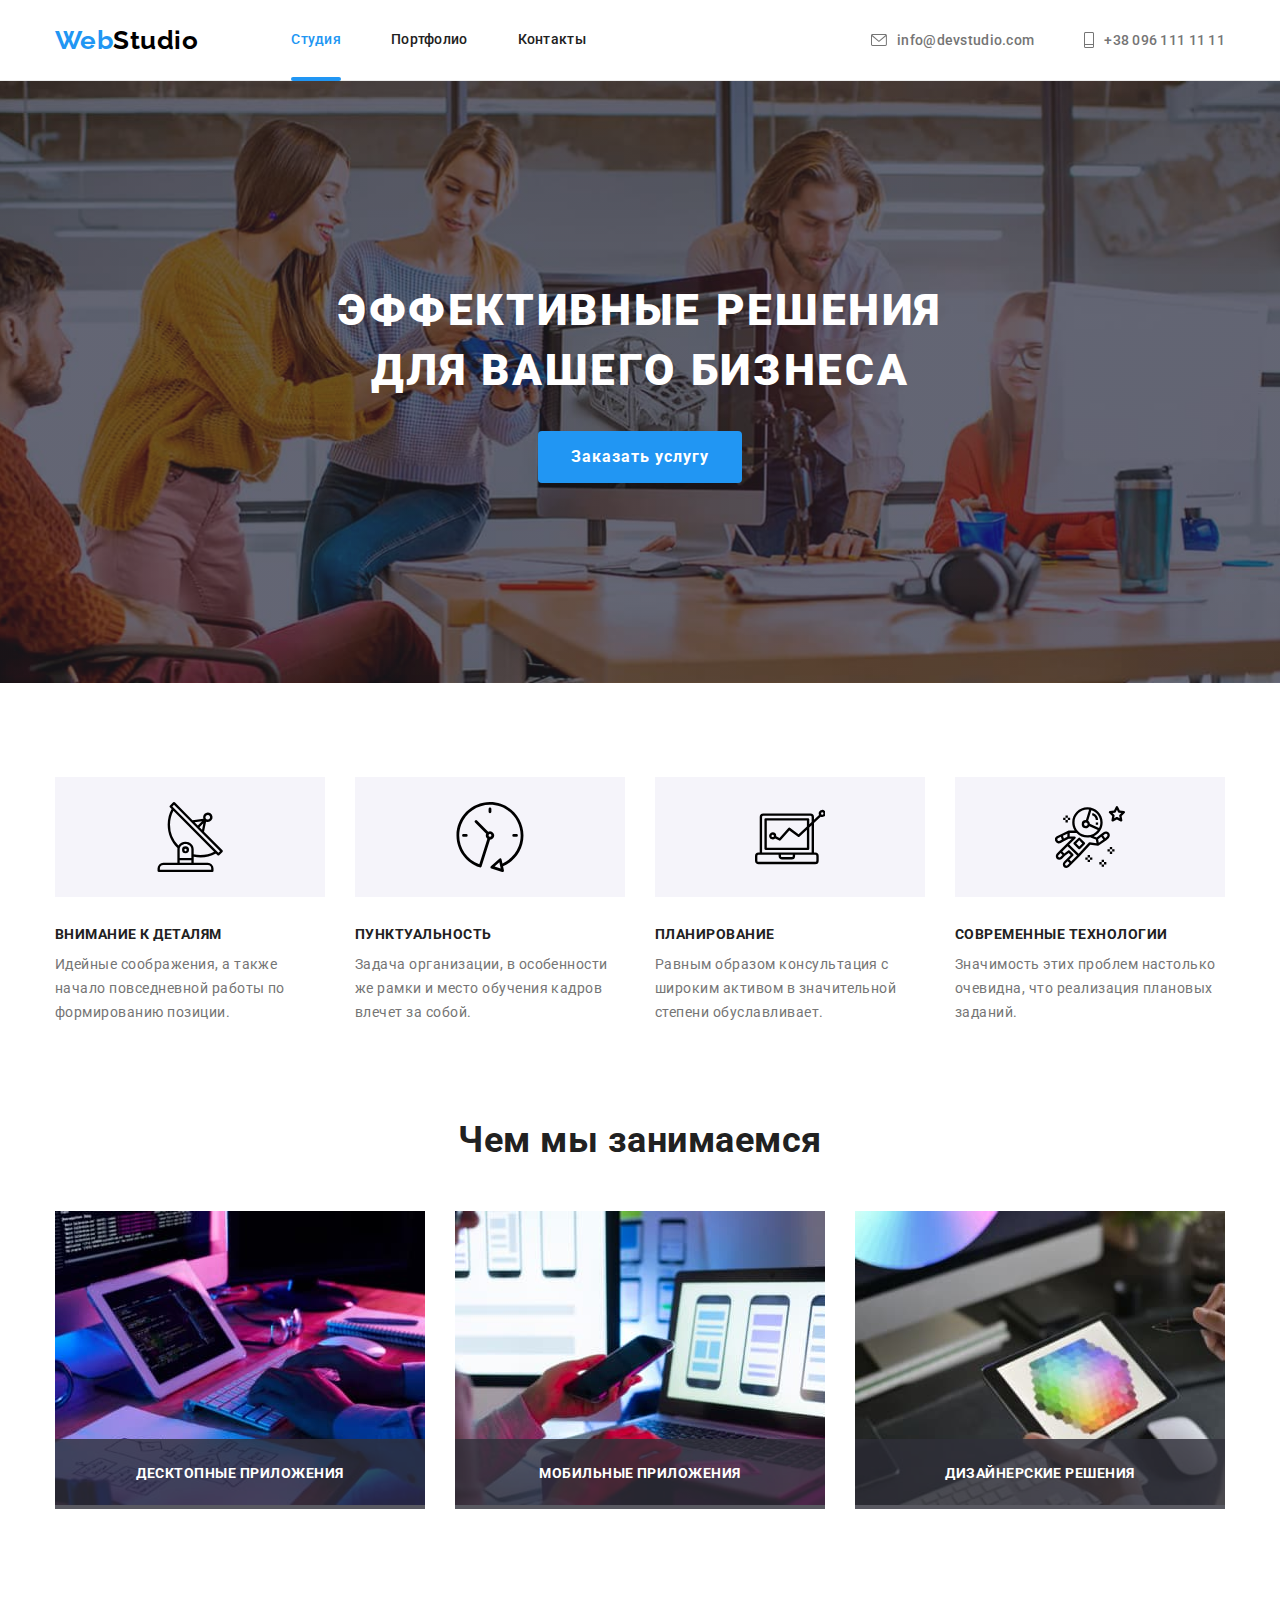
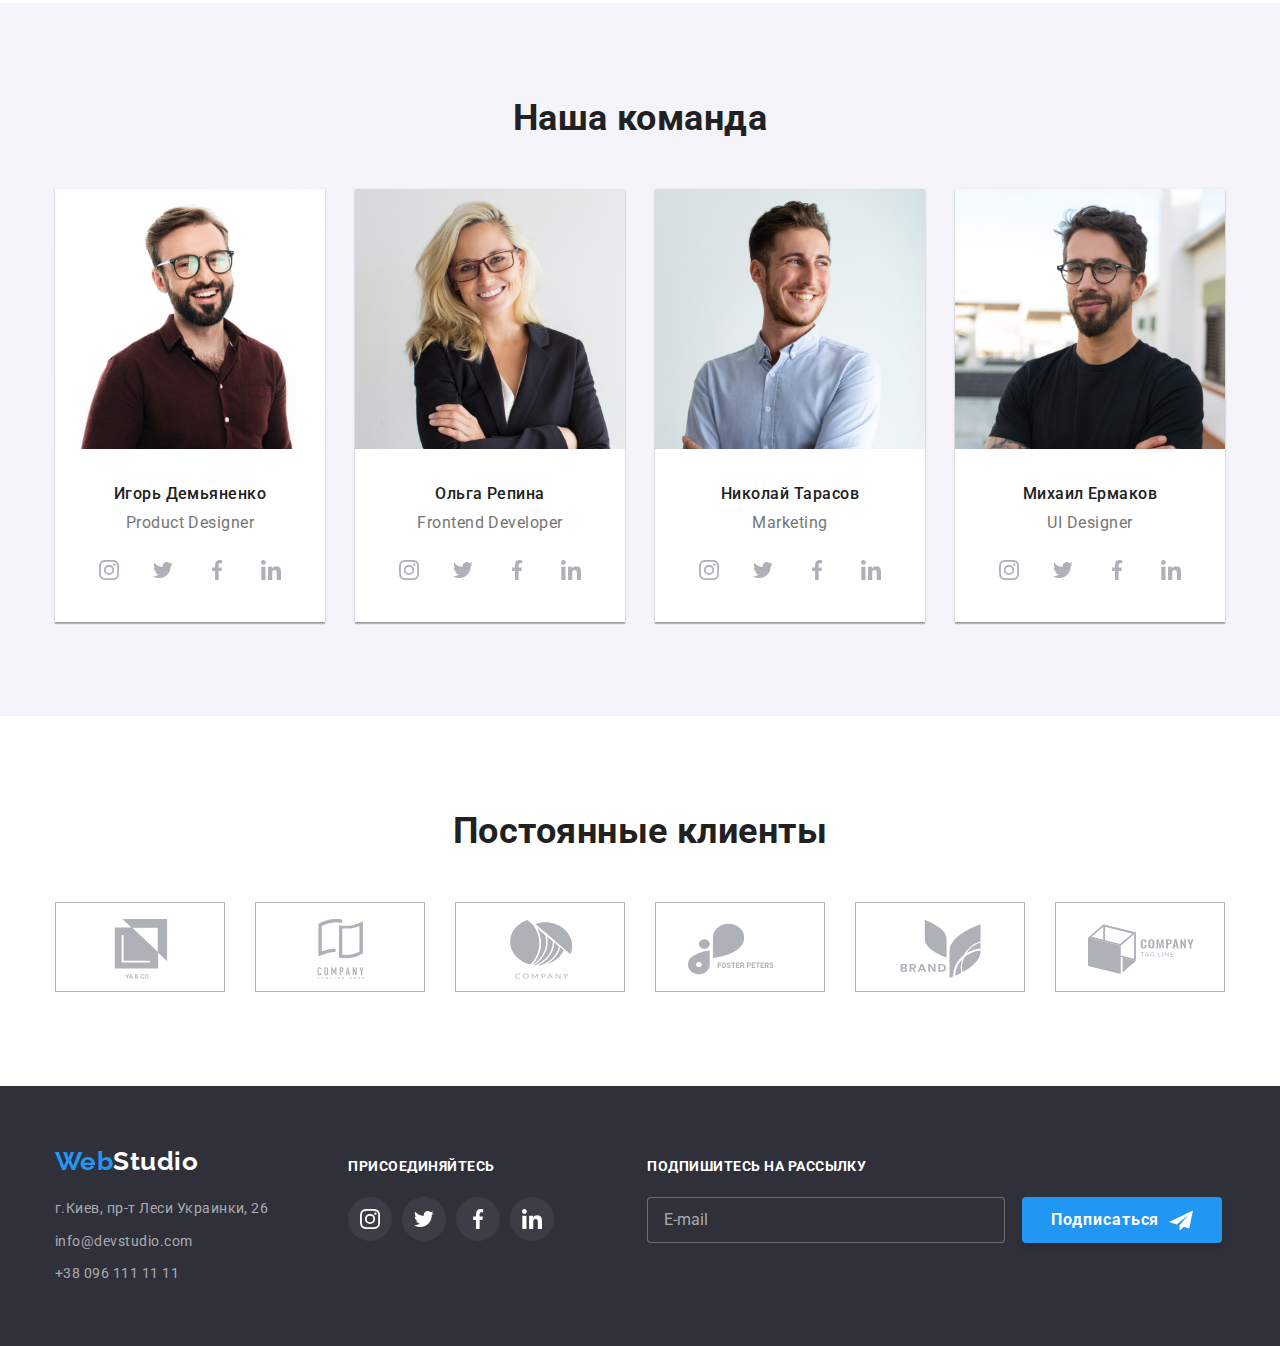
<file: index.html>
<!DOCTYPE html>
<html lang="ru">
  <head>
    <meta charset="UTF-8" />
    <meta http-equiv="X-UA-Compatible" content="IE=edge" />
    <meta name="viewport" content="width=device-width, initial-scale=1.0" />
    <title>Студия</title>
    <link rel="preconnect" href="https://fonts.googleapis.com" />
    <link rel="preconnect" href="https://fonts.gstatic.com" crossorigin />
    <link
      href="https://fonts.googleapis.com/css2?family=Raleway:wght@700&family=Roboto:wght@400;500;700;900&display=swap"
      rel="stylesheet"
    />
    <link
      rel="stylesheet"
      href="https://cdnjs.cloudflare.com/ajax/libs/modern-normalize/1.1.0/modern-normalize.min.css"
    />
    <link rel="stylesheet" href="./css/main.min.css">
  </head>

  <body>
    <!-- Шапка -->
    <header class="header">
      <div class="container header__section">
        <nav class="header__nav">
          <a class="header__logo logo link" href="./index.html"
            >Web<span class="header__logo--black">Studio</span></a
          >
          <ul class="nav list">
            <li class="nav__item">
              <a class="nav__link link nav__link--current" href="./index.html"
                >Студия</a
              >
            </li>
            <li class="nav__item">
              <a class="nav__link link" href="./portfolio.html"
                >Портфолио</a
              >
            </li>
            <li class="nav__item">
              <a class="nav__link link" href="">Контакты</a>
            </li>
          </ul>
        </nav>
        <ul class="header-contact header-contack__list list">
          <li class="header-contact__item">
            <a class="header-contact__link link" href="mailto:info@devstudio.com"
              ><svg class="header-contact__icon" width="16" height="12">
                <use href="./images/icons.svg#icon-envelope"></use>
              </svg>
              info@devstudio.com</a
            >
          </li>
          <li class="header-contact__item">
            <a class="header-contact__link link" href="tel:+380961111111"
              ><svg class="header-contact__icon" width="10" height="16">
                <use href="./images/icons.svg#icon-mobile"></use>
              </svg>
              +38 096 111 11 11</a
            >
          </li>
        </ul>
      </div>
    </header>
    <!-- Основной контент -->
    <main>
      <!-- Герой -->
      <section class="hero">
        <h1 class="hero__title">Эффективные решения для вашего бизнеса</h1>
        <button class="hero__btn" type="button" data-modal-open>Заказать услугу</button>
      </section>
      <!-- Список преимуществ -->
      <section class="features">
        <div class="container">
          <!-- h2 Преимущества спрятать в css правильно -->
          <h2 class="visually-hidden">Преимущества</h2>
          <ul class="features-list list">
            <li class="features-list__item">
              <div class="features-list__icon-fon">
                <svg class="features-list__icon" width="70" height="70">
                  <use href="./images/icons.svg#icon-antenna"></use>
                </svg>
              </div>

              <h3 class="features-list__title">Внимание к деталям</h3>
              <p class="features-list__text">
                Идейные соображения, а также начало повседневной работы по
                формированию позиции.
              </p>
            </li>
            <li class="features-list__item">
              <div class="features-list__icon-fon">
                <svg class="features-list__icon" width="70" height="70">
                  <use href="./images/icons.svg#icon-clock"></use>
                </svg>
              </div>

              <h3 class="features-list__title">Пунктуальность</h3>
              <p class="features-list__text">
                Задача организации, в особенности же рамки и место обучения
                кадров влечет за собой.
              </p>
            </li>
            <li class="features-list__item">
              <div class="features-list__icon-fon">
                <svg class="features-list__icon" width="70" height="70">
                  <use href="./images/icons.svg#icon-diagram"></use>
                </svg>
              </div>

              <h3 class="features-list__title">Планирование</h3>
              <p class="features-list__text">
                Равным образом консультация с широким активом в значительной
                степени обуславливает.
              </p>
            </li>
            <li class="features-list__item">
              <div class="features-list__icon-fon">
                <svg class="features-list__icon" width="70" height="70">
                  <use href="./images/icons.svg#icon-astronaut"></use>
                </svg>
              </div>

              <h3 class="features-list__title">Современные технологии</h3>
              <p class="features-list__text">
                Значимость этих проблем настолько очевидна, что реализация
                плановых заданий.
              </p>
            </li>
          </ul>
        </div>
      </section>
      <!-- Список занятий -->
      <section class="work">
        <div class="container">
          <h2 class="work__title section-title">Чем мы занимаемся</h2>
          <ul class="work-list list">
            <li class="work-list__item">
              <img
                src="./images/box1.jpg"
                alt="сотрудник создает программу"
                width="370"
                height="294"
              />
              <p class="work-list__text">Десктопные приложения</p>
            </li>
            <li class="work-list__item">
              <img
                src="./images/box2.jpg"
                alt="сотрудник создает мобильное приложение"
                width="370"
                height="294"
              />
              <p class="work-list__text">Мобильные приложения</p>
            </li>
            <li class="work-list__item">
              <img
                src="./images/box3.jpg"
                alt="веб-дизайнер выбирает палитру"
                width="370"
                height="294"
              />
              <p class="work-list__text">Дизайнерские решения</p>
            </li>            
          </ul>
        </div>
      </section>
      <!-- Команда -->
      <section class="team">
        <div class="container">
          <h2 class="team__title section-title">Наша команда</h2>
          <ul class="team-list list">
            <li class="team-list__item">
              <img
                src="./images/img1.jpg"
                alt="фото Игоря Демьяненко"
                width="270"
                height="260"
              />
              <div class="team-list__workers">
                <h3 class="team-list__worker">Игорь Демьяненко</h3>
                <p class="team-list__profession" lang="en">Product Designer</p>
                <ul class="team-list__social-list list">
                  <li class="team-list__social-item">
                    <a class="team-list__social-link link" href="">
                      <svg class="team-list__social-icon" width="20" height="20">
                        <use href="./images/icons.svg#icon-instagram"></use>
                      </svg>
                    </a>
                  </li>

                  <li class="team-list__social-item">
                    <a class="team-list__social-link link" href="">
                      <svg class="team-list__social-icon" width="20" height="20">
                        <use href="./images/icons.svg#icon-twitter"></use>
                      </svg>
                    </a>
                  </li>

                  <li class="team-list__social-item">
                    <a class="team-list__social-link link" href="">
                      <svg class="team-list__social-icon" width="20" height="20">
                        <use href="./images/icons.svg#icon-facebook"></use>
                      </svg>
                    </a>
                  </li>

                  <li class="team-list__social-item">
                    <a class="team-list__social-link link" href="">
                      <svg class="team-list__social-icon" width="20" height="20">
                        <use href="./images/icons.svg#icon-linkedin"></use>
                      </svg>
                    </a>
                  </li>
                </ul>
              </div>
            </li>

            <li class="team-list__item">
              <img
                src="./images/img2.jpg"
                alt="фото Ольги Репиной"
                width="270"
                height="260"
              />
              <div class="team-list__workers">
                <h3 class="team-list__worker">Ольга Репина</h3>
                <p class="team-list__profession" lang="en">Frontend Developer</p>
                <ul class="team-list__social-list list">
                  <li class="team-list__social-item">
                    <a class="team-list__social-link link" href="">
                      <svg class="team-list__social-icon" width="20" height="20">
                        <use href="./images/icons.svg#icon-instagram"></use>
                      </svg>
                    </a>
                  </li>

                  <li class="team-list__social-item">
                    <a class="team-list__social-link link" href="">
                      <svg class="team-list__social-icon" width="20" height="20">
                        <use href="./images/icons.svg#icon-twitter"></use>
                      </svg>
                    </a>
                  </li>

                  <li class="team-list__social-item">
                    <a class="team-list__social-link link" href="">
                      <svg class="team-list__social-icon" width="20" height="20">
                        <use href="./images/icons.svg#icon-facebook"></use>
                      </svg>
                    </a>
                  </li>

                  <li class="team-list__social-item">
                    <a class="team-list__social-link link" href="">
                      <svg class="team-list__social-icon" width="20" height="20">
                        <use href="./images/icons.svg#icon-linkedin"></use>
                      </svg>
                    </a>
                  </li>
                </ul>
              </div>
            </li>
            <li class="team-list__item">
              <img
                src="./images/img3.jpg"
                alt="фото Николая Тарасова"
                width="270"
                height="260"
              />
              <div class="team-list__workers">
                <h3 class="team-list__worker">Николай Тарасов</h3>
                <p class="team-list__profession" lang="en">Marketing</p>
                <ul class="team-list__social-list list">
                  <li class="team-list__social-item">
                    <a class="team-list__social-link link" href="">
                      <svg class="team-list__social-icon" width="20" height="20">
                        <use href="./images/icons.svg#icon-instagram"></use>
                      </svg>
                    </a>
                  </li>

                  <li class="team-list__social-item">
                    <a class="team-list__social-link link" href="">
                      <svg class="team-list__social-icon" width="20" height="20">
                        <use href="./images/icons.svg#icon-twitter"></use>
                      </svg>
                    </a>
                  </li>

                  <li class="team-list__social-item">
                    <a class="team-list__social-link link" href="">
                      <svg class="team-list__social-icon" width="20" height="20">
                        <use href="./images/icons.svg#icon-facebook"></use>
                      </svg>
                    </a>
                  </li>

                  <li class="team-list__social-item">
                    <a class="team-list__social-link link" href="">
                      <svg class="team-list__social-icon" width="20" height="20">
                        <use href="./images/icons.svg#icon-linkedin"></use>
                      </svg>
                    </a>
                  </li>
                </ul>
              </div>
            </li>
            <li class="team-list__item">
              <img
                src="./images/img4.jpg"
                alt="фото Михаила Ермакова"
                width="270"
                height="260"
              />
              <div class="team-list__workers">
                <h3 class="team-list__worker">Михаил Ермаков</h3>
                <p class="team-list__profession" lang="en">UI Designer</p>
                <ul class="team-list__social-list list">
                  <li class="team-list__social-item">
                    <a class="team-list__social-link link" href="">
                      <svg class="team-list__social-icon" width="20" height="20">
                        <use href="./images/icons.svg#icon-instagram"></use>
                      </svg>
                    </a>
                  </li>

                  <li class="team-list__social-item">
                    <a class="team-list__social-link link" href="">
                      <svg class="team-list__social-icon" width="20" height="20">
                        <use href="./images/icons.svg#icon-twitter"></use>
                      </svg>
                    </a>
                  </li>

                  <li class="team-list__social-item">
                    <a class="team-list__social-link link" href="">
                      <svg class="team-list__social-icon" width="20" height="20">
                        <use href="./images/icons.svg#icon-facebook"></use>
                      </svg>
                    </a>
                  </li>

                  <li class="team-list__social-item">
                    <a class="team-list__social-link link" href="">
                      <svg class="team-list__social-icon" width="20" height="20">
                        <use href="./images/icons.svg#icon-linkedin"></use>
                      </svg>
                    </a>
                  </li>
                </ul>
              </div>
            </li>
          </ul>
        </div>
      </section>
      <!-- Клиенты -->
      <section class="client">
        <div class="container">
          <h2 class="client__title">Постоянные клиенты</h2>
          <ul class="client__list customers list">
            <li class="customers__item">
              <a class="customers__link link" href="">
                <svg class="customers__icon" width="106" height="60">
                  <use href="./images/icons.svg#icon-yaco"></use>
                </svg>
              </a>
            </li>

            <li class="customers__item">
              <a class="customers__link link" href="">
                <svg class="customers__icon" width="106" height="60">
                  <use href="./images/icons.svg#icon-company"></use>
                </svg>
              </a>
            </li>

            <li class="customers__item">
              <a class="customers__link link" href="">
                <svg class="customers__icon" width="106" height="60">
                  <use href="./images/icons.svg#icon-company2"></use>
                </svg>
              </a>
            </li>

            <li class="customers__item">
              <a class="customers__link link" href="">
                <svg class="customers__icon" width="106" height="60">
                  <use href="./images/icons.svg#icon-foster"></use>
                </svg>
              </a>
            </li>

            <li class="customers__item">
              <a class="customers__link link" href="">
                <svg class="customers__icon" width="106" height="60">
                  <use href="./images/icons.svg#icon-brand"></use>
                </svg>
              </a>
            </li>

            <li class="customers__item">
              <a class="customers__link link" href="">
                <svg class="customers__icon" width="106" height="60">
                  <use href="./images/icons.svg#icon-tag"></use>
                </svg>
              </a>
            </li>
          </ul>
        </div>
      </section>
    </main>
    <!-- Подвал -->
    <footer class="footer">
      <div class="container">
        <div class="footer__flex">
          <div class="footer__contacts-flex">
            <a class="footer__logo logo link" href="./index.html"
              >Web<span class="footer__logo--white">Studio</span>
            </a>
            <!-- Список контактов -->
            <address class="footer-contact">
              <ul class="footer-contact__list list">
                <li class="footer-contact__item">
                  <a
                    class="footer-contact__link footer-contact__address link"
                    href="https://goo.gl/maps/CdvJLRiEL6Q8Smko8"
                    target="_blank"
                    rel="noreferrer noopener"
                    >г.Киев, пр-т Леси Украинки, 26</a
                  >
                </li>
                <li class="footer-contact__item">
                  <a
                    class="footer-contact__link link"
                    href="mailto:info@devstudio.com"
                    >info@devstudio.com</a
                  >
                </li>
                <li class="footer-contact__item">
                  <a class="footer-contact__link link" href="tel:+380961111111"
                    >+38 096 111 11 11</a
                  >
                </li>
              </ul>
            </address>
          </div>
          <div class="social-section">
            <p class="social-section__text">Присоединяйтесь</p>
            <ul class="footer-list list">
              <li class="footer-list__item">
                <a class="footer-list__link" href="">
                  <svg class="footer-list__icon" width="20" height="20">
                    <use href="./images/icons.svg#icon-instagram"></use>
                  </svg>
                </a>
              </li>

              <li class="footer-list__item">
                <a class="footer-list__link" href="">
                  <svg class="footer-list__icon" width="20" height="20">
                    <use href="./images/icons.svg#icon-twitter"></use>
                  </svg>
                </a>
              </li>

              <li class="footer-list__item">
                <a class="footer-list__link" href="">
                  <svg class="footer-list__icon" width="20" height="20">
                    <use href="./images/icons.svg#icon-facebook"></use>
                  </svg>
                </a>
              </li>

              <li class="footer-list__item">
                <a class="footer-list__link" href="">
                  <svg class="footer-list__icon" width="20" height="20">
                    <use href="./images/icons.svg#icon-linkedin"></use>
                  </svg>
                </a>
              </li>
            </ul>
          </div>
          <div class="footer-submit">
            <p class="footer-submit__text">Подпишитесь на рассылку</p>
            <div class="footer-submit__form">
              <label class="footer-submit__label" for="submit-mail"></label>
              <input class="footer-submit__input" type="email" name="submit-mail" id="submit-mail" placeholder="E-mail">
              <button class="footer-submit__btn" type="submit">Подписаться</button>
            </div>
          </div>
        </div>
      </div>
    </footer>
    <div class="backdrop is-hidden" data-modal>
      <div class="modal">
          <button type="button" class="close-btn" data-modal-close>
            <svg class="modal-icon" width="11" height="11">
              <use href="./images/icons.svg#icon-vector"></use>
            </svg>
          </button>
          
          <form class="form">
            <span class="form-title">Оставьте свои данные, мы вам перезвоним</span>
                 
            <div class="form-field top-title">
              <label class="form-label" for="name">Имя</label>
              <input class="form-input" type="text" name="name" id="name">
              <svg class="input-icon" width="12" height="12">
                <use
                    href="./images/icons.svg#icon-name"
                ></use>
              </svg>
            </div>
            <div class="form-field">
              <label class="form-label" for="tel">Телефон</label>
              <input class="form-input" type="tel" name="tel" id="tel">
              <svg class="input-icon" width="12" height="12">
                <use
                    href="./images/icons.svg#icon-tel"
                ></use>
              </svg>
            </div>
            <div class="form-field">
              <label class="form-label" for="email">Почта</label>
              <input class="form-input" type="email" name="email" id="email">
              <svg class="input-icon" width="12" height="12">
                <use
                    href="./images/icons.svg#icon-mail"
                ></use>
              </svg>
            </div>
            <div class="form-field">
              <label class="comment-label" for="comment">Комментарий</label>
              <textarea class="comment" name="comment" id="comment" rows="9" placeholder="Введите текст"></textarea>
            </div>
            <div class="form-field-chek">
              
              <label class="policy-label" for="policy"></a> 
                <input class="form-checkbox" type="checkbox" name="policy" id="policy">
                <span class="icon-chek"></span>
                Соглашаюсь с рассылкой и принимаю <a class="policy-link" href="">Условия договора</a>
              </label>
              
            </div>
            <button class="form-btn" type="submit">Отправить</button>
          </form>
      </div>
    </div>
    <script src="./js/modal.js"></script>
  </body>
</html>
</file>
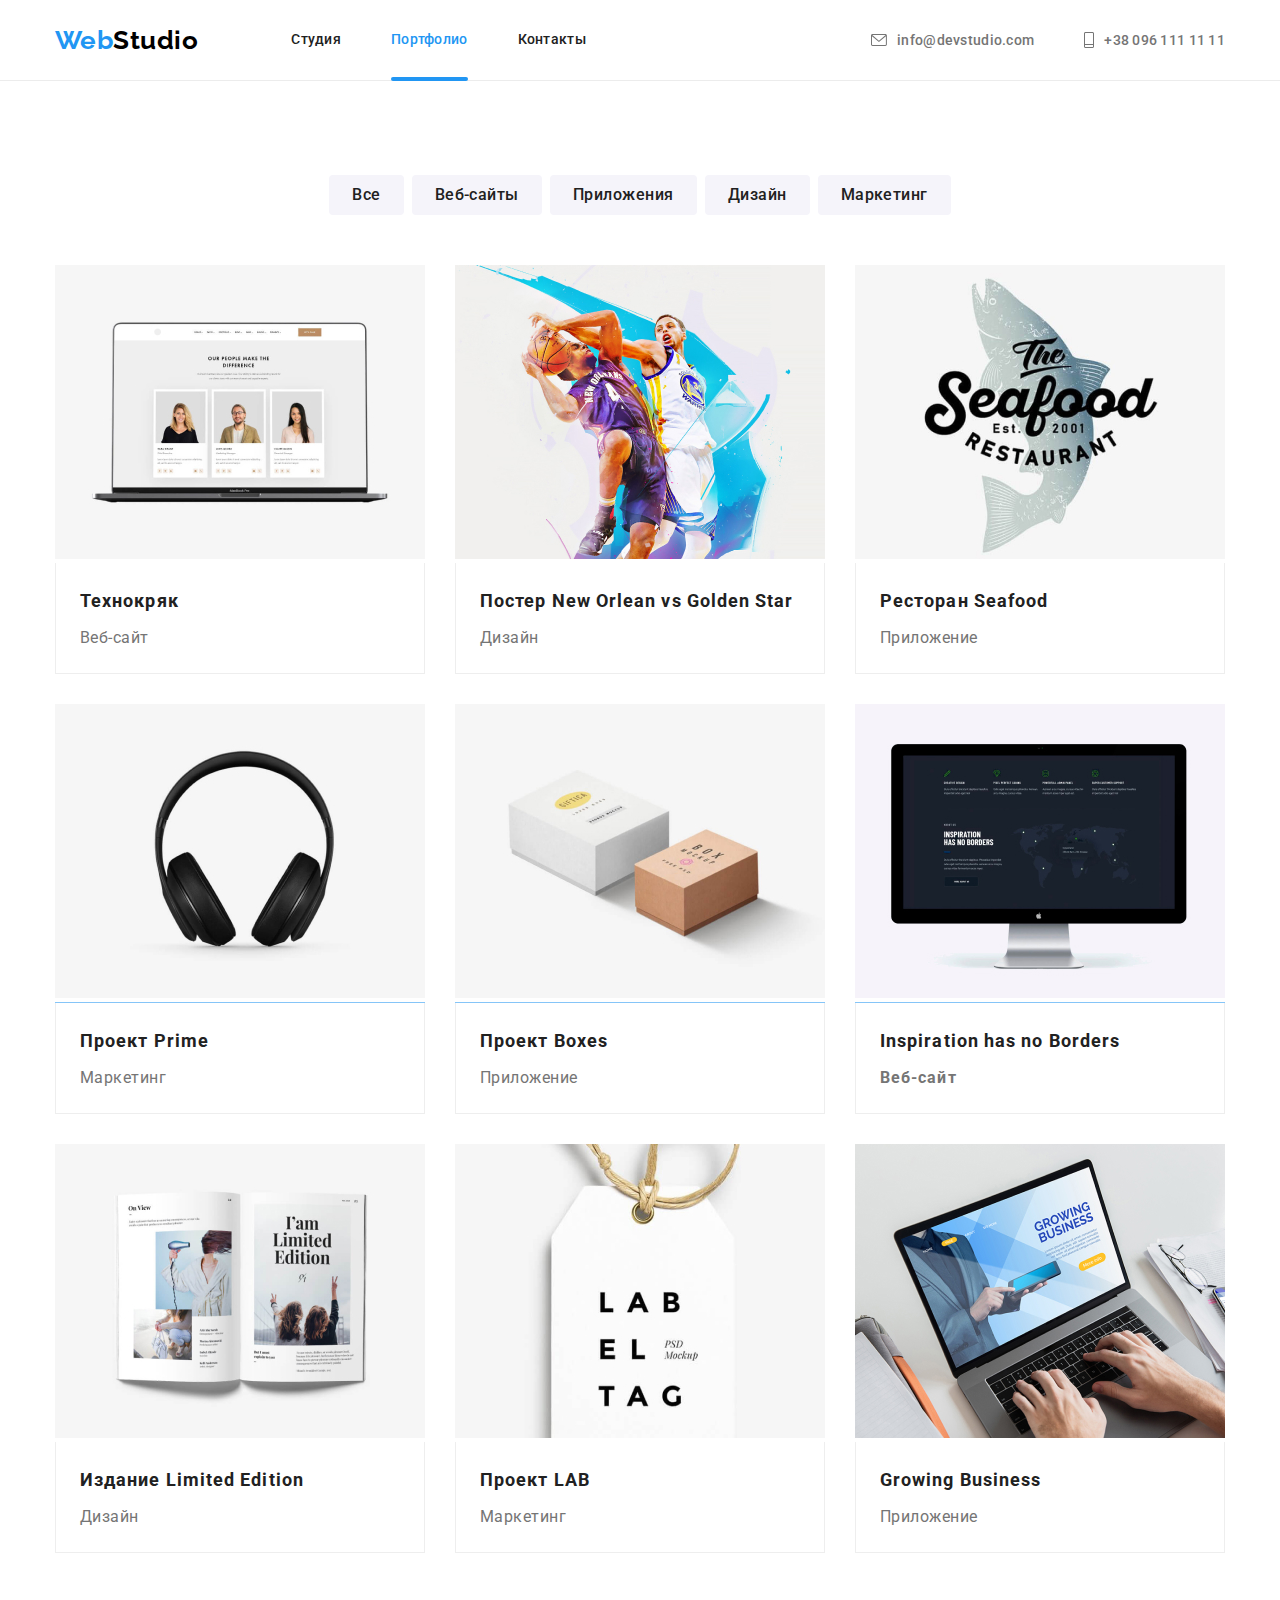
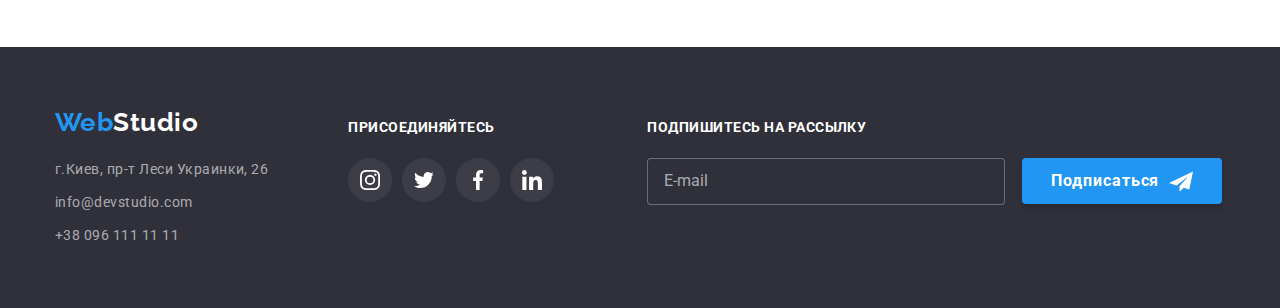
<file: portfolio.html>
<!DOCTYPE html>
<html lang="ru">
  <head>
    <meta charset="UTF-8" />
    <meta http-equiv="X-UA-Compatible" content="IE=edge" />
    <meta name="viewport" content="width=device-width, initial-scale=1.0" />
    <title>Портфолио</title>
    <link rel="preconnect" href="https://fonts.googleapis.com" />
    <link rel="preconnect" href="https://fonts.gstatic.com" crossorigin />
    <link
      href="https://fonts.googleapis.com/css2?family=Raleway:wght@700&family=Roboto:wght@400;500;700;900&display=swap"
      rel="stylesheet"
    />
    <link rel="stylesheet" href="https://cdnjs.cloudflare.com/ajax/libs/modern-normalize/1.1.0/modern-normalize.min.css">
    <link rel="stylesheet" href="./css/main.min.css">
  </head>
  <body>
     <!-- Шапка -->
    <header class="header">
      <div class="container header__section">
        <nav class="header__nav">
          <a class="header__logo logo link" href="./index.html"
            >Web<span class="header__logo--black">Studio</span></a
          >
          <ul class="nav list">
            <li class="nav__item">
              <a class="nav__link link" href="./index.html"
                >Студия</a
              >
            </li>
            <li class="nav__item">
              <a class="nav__link link nav__link--current link" href="./portfolio.html"
                >Портфолио</a
              >
            </li>
            <li class="nav__item">
              <a class="nav__link link" href="">Контакты</a>
            </li>
          </ul>
        </nav>
        <ul class="header-contact header-contack__list list">
          <li class="header-contact__item">
            <a class="header-contact__link link" href="mailto:info@devstudio.com"
              ><svg class="header-contact__icon" width="16" height="12">
                <use href="./images/icons.svg#icon-envelope"></use>
              </svg>
              info@devstudio.com</a
            >
          </li>
          <li class="header-contact__item">
            <a class="header-contact__link link" href="tel:+380961111111"
              ><svg class="header-contact__icon" width="10" height="16">
                <use href="./images/icons.svg#icon-mobile"></use>
              </svg>
              +38 096 111 11 11</a
            >
          </li>
        </ul>
      </div> 
    </header>
      <!-- Основной контент -->
    <main>
      <section class="portfolio-section">
        <div class="container">
          <h1 hidden>Примеры работ</h1>
          <ul class="portfolio-btn-list list">
            <li class="portfolio-btn-item">
              <button class="portfolio-btn" type="button">Все</button>
            </li>
            <li class="portfolio-btn-item">
              <button class="portfolio-btn" type="button">Веб-сайты</button>
            </li>
            <li class="portfolio-btn-item">
              <button class="portfolio-btn" type="button">Приложения</button>
            </li>
            <li class="portfolio-btn-item">
              <button class="portfolio-btn" type="button">Дизайн</button>
            </li>
            <li class="portfolio-btn-item">
              <button class="portfolio-btn" type="button">Маркетинг</button>
            </li>
          </ul>
        </div>
        <div class="container">
          <ul class="portfolio-list list">
            <li class="portfolio-item">
              <div class="portfolio-description">
                <img
                src="./images/tehno.jpg"
                alt="открытый ноутбук с сайтом Технокряк"
                width="370"
                height="294"
                />
                <div class="portfolio-overlay">
                  <p class="portfolio-description-text">Технокряк это современная площадка распространения коронавируса. Компании используют эту платформу для цифрового шпионажа и атак на защищённые сервера конкурентов.</p>
                </div>
                </div>
              <div class="portfolio-border">
                <h2 class="portfolio-list-title">Технокряк</h2>
                <p class="portfolio-list-text">Веб-сайт</p>
              </div>
            </li>
            <li class="portfolio-item">
              <div class="portfolio-description">
                <img
                  src="./images/poster.jpg"
                  alt="парни играют в баскетбол"
                  width="370"
                  height="294"
                />
                <div class="portfolio-overlay">
                  <p class="portfolio-description-text">Технокряк это современная площадка распространения коронавируса. Компании используют эту платформу для цифрового шпионажа и атак на защищённые сервера конкурентов.</p>
                </div>
              </div>
                <div class="portfolio-border">
                <h2 class="portfolio-list-title">
                  Постер <span lang="en">New Orlean vs Golden Star</span> 
                </h2>
                <p class="portfolio-list-text">Дизайн</p>
              </div>
            </li>

            <li class="portfolio-item">
              <div class="portfolio-description">
                <img
                  src="./images/seafood.jpg"
                  alt="логотип ресторана Seafood"
                  width="370"
                  height="294"
                />
                <div class="portfolio-overlay">

                  <p class="portfolio-description-text">Технокряк это современная площадка распространения коронавируса. Компании используют эту платформу для цифрового шпионажа и атак на защищённые сервера конкурентов.</p>
                </div>
              </div>
              <div class="portfolio-border">
                <h2 class="portfolio-list-title">Ресторан <span lang="en">Seafood</span></h2>
                <p class="portfolio-list-text">Приложение</p>
              </div>
            </li>

            <li class="portfolio-item">
              <div class="portfolio-description">
                <img
                  src="./images/prime.jpg"
                  alt="наушники"
                  width="370"
                  height="294"
                />
                <div class="portfolio-overlay">
                  <p class="portfolio-description-text">Технокряк это современная площадка распространения коронавируса. Компании используют эту платформу для цифрового шпионажа и атак на защищённые сервера конкурентов.</p>
                </div>
              </div>
              <div class="portfolio-border">
                <h2 class="portfolio-list-title">Проект <span lang="en">Prime</span></h2>
                <p class="portfolio-list-text">Маркетинг</p>
              </div>
            </li>

            <li class="portfolio-item">
              <div class="portfolio-description">
                <img
                  src="./images/boxes.jpg"
                  alt="две коробки"
                  width="370"
                  height="294"
                />
                <div class="portfolio-overlay">
                  <p class="portfolio-description-text">Технокряк это современная площадка распространения коронавируса. Компании используют эту платформу для цифрового шпионажа и атак на защищённые сервера конкурентов.</p>
                </div>
              </div>
              <div class="portfolio-border">
                <h2 class="portfolio-list-title">Проект <span lang="en">Boxes</span></h2>
                <p class="portfolio-list-text">Приложение</p>
              </div>
            </li>

            <li class="portfolio-item">
              <div class="portfolio-description">
                <img
                  src="./images/monitor.jpg"
                  alt="компьютерный монитор"
                  width="370"
                  height="294"
                />
                <div class="portfolio-overlay">
                  <p class="portfolio-description-text">Технокряк это современная площадка распространения коронавируса. Компании используют эту платформу для цифрового шпионажа и атак на защищённые сервера конкурентов.</p>
                </div>
              </div>
              <div class="portfolio-border">
                <h2 class="portfolio-list-title"><span lang="en">Inspiration has no Borders</span</h2>
                <p class="portfolio-list-text">Веб-сайт</p>
              </div>
            </li>

            <li class="portfolio-item">
              <div class="portfolio-description">
                <img
                  src="./images/limited.jpg"
                  alt="открытый журнал"
                  width="370"
                  height="294"
                />
                <div class="portfolio-overlay">
                  <p class="portfolio-description-text">Технокряк это современная площадка распространения коронавируса. Компании используют эту платформу для цифрового шпионажа и атак на защищённые сервера конкурентов.</p>
                </div>
              </div>
              <div class="portfolio-border">
                <h2 class="portfolio-list-title">Издание <span lang="en">Limited Edition</span></h2>
                <p class="portfolio-list-text">Дизайн</p>
              </div>
            </li>

            <li class="portfolio-item">
              <div class="portfolio-description">
                <img
                  src="./images/lab.jpg"
                  alt="этикетка LAB"
                  width="370"
                  height="294"
                />
                <div class="portfolio-overlay">
                  <p class="portfolio-description-text">Технокряк это современная площадка распространения коронавируса. Компании используют эту платформу для цифрового шпионажа и атак на защищённые сервера конкурентов.</p>
                </div>
              </div>
              <div class="portfolio-border">
                <h2 class="portfolio-list-title">Проект <span lang="en">LAB</span></h2>
                <p class="portfolio-list-text">Маркетинг</p>
              </div>
            </li>

            <li class="portfolio-item border">
              <div class="portfolio-description">
                <img
                  src="./images/growing.jpg"
                  alt="человек работает на макбуке"
                  width="370"
                  height="294"
                />
                <div class="portfolio-overlay">
                  <p class="portfolio-description-text">Технокряк это современная площадка распространения коронавируса. Компании используют эту платформу для цифрового шпионажа и атак на защищённые сервера конкурентов.</p>
                </div>
              </div>
              <div class="portfolio-border">
                <h2 class="portfolio-list-title"><span lang="en">Growing Business</span></h2>
                <p class="portfolio-list-text">Приложение</p>
              </div>
            </li>
          </ul>
        </div>
      </section>
    </main>
      <!-- Подвал -->
      <footer class="footer">
        <div class="container">
          <div class="footer__flex">
            <div class="footer__contacts-flex">
              <a class="footer__logo logo link" href="./index.html"
                >Web<span class="footer__logo--white">Studio</span>
              </a>
              <!-- Список контактов -->
              <address class="footer-contact">
                <ul class="footer-contact__list list">
                  <li class="footer-contact__item">
                    <a
                      class="footer-contact__link footer-contact__address link"
                      href="https://goo.gl/maps/CdvJLRiEL6Q8Smko8"
                      target="_blank"
                      rel="noreferrer noopener"
                      >г.Киев, пр-т Леси Украинки, 26</a
                    >
                  </li>
                  <li class="footer-contact__item">
                    <a
                      class="footer-contact__link link"
                      href="mailto:info@devstudio.com"
                      >info@devstudio.com</a
                    >
                  </li>
                  <li class="footer-contact__item">
                    <a class="footer-contact__link link" href="tel:+380961111111"
                      >+38 096 111 11 11</a
                    >
                  </li>
                </ul>
              </address>
            </div>
            <div class="social-section">
              <p class="social-section__text">Присоединяйтесь</p>
              <ul class="footer-list list">
                <li class="footer-list__item">
                  <a class="footer-list__link" href="">
                    <svg class="footer-list__icon" width="20" height="20">
                      <use href="./images/icons.svg#icon-instagram"></use>
                    </svg>
                  </a>
                </li>
  
                <li class="footer-list__item">
                  <a class="footer-list__link" href="">
                    <svg class="footer-list__icon" width="20" height="20">
                      <use href="./images/icons.svg#icon-twitter"></use>
                    </svg>
                  </a>
                </li>
  
                <li class="footer-list__item">
                  <a class="footer-list__link" href="">
                    <svg class="footer-list__icon" width="20" height="20">
                      <use href="./images/icons.svg#icon-facebook"></use>
                    </svg>
                  </a>
                </li>
  
                <li class="footer-list__item">
                  <a class="footer-list__link" href="">
                    <svg class="footer-list__icon" width="20" height="20">
                      <use href="./images/icons.svg#icon-linkedin"></use>
                    </svg>
                  </a>
                </li>
              </ul>
            </div>
            <div class="footer-submit">
              <p class="footer-submit__text">Подпишитесь на рассылку</p>
              <div class="footer-submit__form">
                <label class="footer-submit__label" for="submit-mail"></label>
                <input class="footer-submit__input" type="email" name="submit-mail" id="submit-mail" placeholder="E-mail">
                <button class="footer-submit__btn" type="submit">Подписаться</button>
              </div>
            </div>
          </div>
        </div>
      </footer>
  </body>
</html>
</file>
<file: css/main.min.css>
:root{--primary-text-color: #212121;--secondary-text-color: #757575;--white-text-color: #ffffff;--accent-color: #2196f3;--black-logo-color: #000000;--footer-text-color: rgba(255, 255, 255, 0.6);--white-background-color: #ffffff;--hero-background-color: #2f303a;--team-background-color: #f5f4fa}body{font-family:"Roboto";letter-spacing:0.03em;background-color:var(--white-background-color);color:var(--primary-text-color)}.list{list-style:none}.link{text-decoration:none}h1,h2,h3,h4,h5,h6,p,ul{margin:0;padding:0}.container{width:1200px;margin-left:auto;margin-right:auto;padding-left:15px;padding-right:15px}.section-title{font-weight:700;font-size:36px;line-height:1.17;text-align:center;color:var(--primary-text-color)}.logo{font-family:"Raleway";font-weight:700;font-size:26px;line-height:1.19;align-items:center;text-align:center;color:var(--accent-color)}.visually-hidden{position:absolute;width:1px;height:1px;margin:-1px;padding:0;overflow:hidden;border:0;clip:rect(0 0 0 0)}.header{border-bottom:1px solid #ececec}.header__section{display:flex;align-items:center}.header__nav{display:flex;align-items:center}.header__logo{margin-right:93px}.header__logo--black{color:var(--black-logo-color)}.nav{display:flex}.nav__item:not(:last-child){margin-right:50px}.nav__link{display:block;padding-top:32px;padding-bottom:32px;font-weight:500;font-size:14px;line-height:1.14;letter-spacing:0.02em;color:var(--primary-text-color);position:relative;transition:color 250ms cubic-bezier(0.4, 0, 0.2, 1)}.nav__link:focus,.nav__link:hover{color:var(--accent-color)}.nav__link--current{color:var(--accent-color)}.nav__link--current::after{position:absolute;display:block;content:"";width:100%;height:4px;border-radius:2px;bottom:-1px;background-color:var(--accent-color)}.header-contact{display:flex}.header-contack__list{margin-left:auto}.header-contact__item+.header-contact__item{margin-left:50px}.header-contact__link{display:inline-flex;padding:32px 0px 32px;align-items:center;font-weight:500;font-size:14px;line-height:16px;letter-spacing:0.02em;color:var(--secondary-text-color);transition:color 250ms cubic-bezier(0.4, 0, 0.2, 1)}.header-contact__link:hover,.header-contact__link:focus{color:var(--accent-color)}.header-contact__icon{margin-right:10px;fill:currentColor}.hero{padding-top:200px;padding-bottom:200px;max-width:1600px;min-height:600px;margin-left:auto;margin-right:auto;background-image:linear-gradient(to right, rgba(47,48,58,0.4), rgba(47,48,58,0.4)),url(../images/hero.jpg);background-color:var(--hero-background-color);background-repeat:no-repeat;background-position:center;background-size:cover;text-align:center}.hero__title{margin-bottom:30px;margin-left:auto;margin-right:auto;max-width:696px;font-weight:900;font-size:44px;line-height:1.36;letter-spacing:0.06em;text-transform:uppercase;color:var(--white-text-color)}.hero__btn{display:inline-block;min-width:200px;border-radius:4px;border:1px solid transparent;padding:10px 32px;background-color:var(--accent-color);color:var(--white-text-color);font-family:"Roboto";font-weight:700;font-size:16px;line-height:1.88;align-items:center;text-align:center;letter-spacing:0.06em;cursor:pointer;transition:background-color 250ms cubic-bezier(0.4, 0, 0.2, 1),color 250ms cubic-bezier(0.4, 0, 0.2, 1)}.hero__btn:hover,.hero__btn:focus{background-color:var(--white-text-color);color:var(--accent-color)}.features{padding-top:94px;padding-bottom:94px}.features-list{display:flex}.features-list__item:not(:last-child){margin-right:30px;max-width:270px}.features-list__icon-fon{display:flex;width:270px;height:120px;align-items:center;justify-content:center;flex-direction:column;margin-bottom:30px;background-color:var(--team-background-color)}.features-list__icon{align-items:center}.features-list__title{margin-bottom:10px;font-weight:700;font-size:14px;line-height:1.14;text-transform:uppercase}.features-list__text{font-size:14px;line-height:1.71;color:var(--secondary-text-color)}.work{padding-bottom:94px}.work__title{margin-bottom:50px}.work-list{display:flex}.work-list__item{position:relative}.work-list__item:not(:last-child){margin-right:30px}.work-list__text{width:100%;position:absolute;bottom:0;left:0;padding:27px 0px;font-weight:bold;font-size:14px;line-height:1.14;text-align:center;text-transform:uppercase;color:var(--white-text-color);background-color:rgba(47,48,58,0.8)}.team{padding-top:94px;padding-bottom:94px;background-color:var(--team-background-color)}.team__title{margin-bottom:50px}.team-list{display:flex}.team-list__item{box-shadow:0px 1px 3px rgba(0,0,0,0.12),0px 1px 1px rgba(0,0,0,0.14),0px 2px 1px rgba(0,0,0,0.2);background-color:var(--white-background-color)}.team-list__item:not(:last-child){margin-right:30px}.team-list__workers{padding:30px 0px}.team-list__worker{font-weight:500;font-size:16px;line-height:1.19;text-align:center}.team-list__profession{margin-top:10px;font-size:16px;line-height:1.19;text-align:center;color:var(--secondary-text-color)}.team-list__social-list{display:flex;justify-content:space-between;align-items:center;padding:0px 32px;margin-top:16px;list-style:none}.team-list__social-item{width:44px;height:44px}.team-list__social-link{display:block;width:44px;height:44px;border-radius:50%;color:#afb1b8;background-color:#ffffff;transition:background-color 250ms cubic-bezier(0.4, 0, 0.2, 1),color 250ms cubic-bezier(0.4, 0, 0.2, 1)}.team-list__social-link:hover,.team-list__social-link:focus{color:#ffffff;background-color:var(--accent-color)}.team-list__social-icon{margin:12px 0px 0px 12px;fill:currentColor}.client{padding-top:94px;padding-bottom:94px}.client__title{margin-bottom:50px;font-weight:700;font-size:36px;line-height:1.17;text-align:center}.client__list{padding:0;margin:0;list-style:none;justify-content:space-between;align-items:center}.customers{display:flex}.customers__item{width:170px;height:90px;transition:border-color 250ms cubic-bezier(0.4, 0, 0.2, 1),color 250ms cubic-bezier(0.4, 0, 0.2, 1)}.customers__item:not(:last-child){margin-right:30px}.customers__item:focus,.customers__item:hover{color:var(--accent-color);border-color:var(--accent-color)}.customers__link{display:block;width:170px;height:90px;border:1px solid #afb1b8;color:#afb1b8;background-color:#fff;padding:16px 32px;transition:border-color 250ms cubic-bezier(0.4, 0, 0.2, 1),color 250ms cubic-bezier(0.4, 0, 0.2, 1)}.customers__link:focus,.customers__link:hover{color:var(--accent-color);border-color:var(--accent-color)}.customers__icon{fill:currentColor}.footer{padding-top:60px;padding-bottom:60px;background-color:var(--hero-background-color)}.footer__flex{display:flex;margin:0;padding:0;list-style:none}.footer__logo--white{color:var(--white-text-color)}.footer-contact{margin-top:20px}.footer-contact__address{color:var(--white-text-color)}.footer-contact__item{margin-top:9px}.footer-contact__link{font-style:normal;font-size:14px;line-height:1.71;color:var(--footer-text-color);transition:color 250ms cubic-bezier(0.4, 0, 0.2, 1)}.footer-contact__link:hover,.footer-contact__link:focus{color:var(--accent-color)}.social-section{margin-left:80px;width:206px}.social-section__text{padding:20px 0px 10px 0px;margin-bottom:20px;font-weight:700;font-size:14px;line-height:1.14px;text-transform:uppercase;color:var(--white-text-color)}.footer-list{display:flex;justify-content:space-between;align-items:center;padding:0;margin-top:0;list-style:none}.footer-list__item{width:44px;height:44px}.footer-list__link{display:block;width:44px;height:44px;border-radius:50%;color:#ffffff;background-color:#ffffff10;transition:background-color 250ms cubic-bezier(0.4, 0, 0.2, 1),color 250ms cubic-bezier(0.4, 0, 0.2, 1)}.footer-list__link:hover,.footer-list__link:focus{color:#ffffff;background-color:var(--accent-color)}.footer-list__icon{margin:12px 0px 0px 12px;fill:currentColor}.footer-submit{margin-left:93px}.footer-submit__text{padding:20px 0px 10px 0px;margin-bottom:20px;font-weight:700;font-size:14px;line-height:1.14px;text-transform:uppercase;color:var(--white-text-color)}.footer-submit__input{width:358px;margin:0;padding:13px 16px;border-radius:4px;border:1px solid rgba(255,255,255,0.3);background-color:var(--hero-background-color);color:var(--white-text-color)}.footer-submit__input::placeholder{font-size:16px;line-height:1.25;color:rgba(255,255,255,0.6)}.footer-submit__btn{display:inline-flex;align-items:center;justify-content:center;border:none;margin:0;padding:8px 29px;border-radius:4px;background-color:var(--accent-color);box-shadow:0px 4px 4px rgba(0,0,0,0.15);color:var(--white-text-color);font-family:"Roboto";font-style:normal;font-weight:700;font-size:16px;line-height:1.87;letter-spacing:0.06em;cursor:pointer;min-height:43px;margin-left:12px}.footer-submit__btn::after{content:"";display:inline-block;width:24px;height:20px;margin-left:10px;background-image:url(../images/send.svg)}.portfolio-section{padding-top:94px;padding-bottom:94px}.portfolio-btn-list{display:flex;justify-content:center;margin-bottom:50px}.portfolio-btn-item:not(:last-child){margin-right:8px}.portfolio-item:hover .portfolio-overlay{transform:translateY(0)}.portfolio-description{position:relative;overflow:hidden}.portfolio-overlay{position:absolute;display:inline-block;content:"";width:100%;height:100%;top:0;left:0;background-color:rgba(33,150,243,0.9);transform:translateY(100%);transition:transform 250ms cubic-bezier(0.4, 0, 0.2, 1)}.portfolio-description-text{position:absolute;top:0;left:0;padding:63px 24px;font-size:18px;line-height:1.56;color:var(--white-text-color)}.portfolio-btn{display:inline-block;min-width:73px;border-radius:4px;border:1px solid transparent;padding:6px 22px;font-family:"Roboto";font-weight:500;font-size:16px;line-height:1.63;letter-spacing:0.03em;text-align:center;background-color:var(--team-background-color);color:var(--primary-text-color);cursor:pointer;transition:background-color 250ms cubic-bezier(0.4, 0, 0.2, 1),color 250ms cubic-bezier(0.4, 0, 0.2, 1),box-shadow 250ms cubic-bezier(0.4, 0, 0.2, 1)}.portfolio-btn:hover,.portfolio-btn:focus{background-color:var(--accent-color);color:var(--white-text-color);box-shadow:0px 3px 1px rgba(0,0,0,0.1),0px 1px 2px rgba(0,0,0,0.08),0px 2px 2px rgba(0,0,0,0.12)}.portfolio-list{display:flex;flex-wrap:wrap;margin:-15px}.portfolio-item{margin:15px;transition:box-shadow 250ms cubic-bezier(0.4, 0, 0.2, 1)}.portfolio-item:hover,.portfolio-item:focus{box-shadow:0px 3px 1px rgba(0,0,0,0.1),0px 1px 2px rgba(0,0,0,0.08),0px 2px 2px rgba(0,0,0,0.12)}.portfolio-border{border:1px solid #eeeeee;border-top:transparent;padding:20px 24px}.portfolio-list-title{font-weight:700;font-size:18px;line-height:2;letter-spacing:0.06em}.portfolio-list-text{margin-top:4px;font-size:16px;line-height:1.87;color:var(--secondary-text-color)}.backdrop{position:fixed;display:flex;align-items:center;justify-content:center;width:100vw;height:100vh;background-color:rgba(0,0,0,0.2);top:0;transition:opacity 250ms cubic-bezier(0.4, 0, 0.2, 1),visibility 250ms cubic-bezier(0.4, 0, 0.2, 1)}.backdrop.is-hidden{opacity:0;visibility:hidden;pointer-events:none}.backdrop.is-hidden .modal{transform:scale(2)}.modal{width:528px;min-height:581px;background-color:#ffffff;position:relative;transform:scale(1);transition:transform 250ms cubic-bezier(0.4, 0, 0.2, 1)}.modal-icon{fill:var(--black-logo-color);transition:fill 250ms cubic-bezier(0.4, 0, 0.2, 1)}.close-btn{position:absolute;display:flex;align-items:center;justify-content:center;right:8px;top:8px;background-color:transparent;border-radius:50%;width:30px;height:30px;border:1px solid rgba(0,0,0,0.1);cursor:pointer}.close-btn:hover .modal-icon{fill:var(--accent-color)}.form{width:528px;margin-left:auto;margin-right:auto;padding:40px}.form-title{font-weight:700;font-size:20px;line-height:1.15;text-align:center}.top-title{margin-top:12px}.form-field{position:relative;display:flex;flex-direction:column;margin-bottom:10px}.form-label,.comment-label{font-size:12px;line-height:1.17;letter-spacing:0.01em;color:var(--secondary-text-color);margin-bottom:4px}.form-input{width:100%;margin:0;padding:11px 42px;border:1px solid rgba(33,33,33,0.2);border-radius:4px;outline:none;transition:border-color 250ms cubic-bezier(0.4, 0, 0.2, 1)}.form-input:focus{border-color:var(--accent-color)}.form-input:focus ~ .input-icon{fill:var(--accent-color)}.input-icon{position:absolute;top:50%;left:15px;transform:translateY(25%);display:inline-block;width:12px;height:12px;transition:fill 250ms cubic-bezier(0.4, 0, 0.2, 1)}textarea{resize:none;border:1px solid rgba(33,33,33,0.2);border-radius:4px;padding:12px 16px;font-size:12px;line-height:1.17;letter-spacing:0.01em;height:120px;outline:none;transition:border-color 250ms cubic-bezier(0.4, 0, 0.2, 1)}textarea:focus{border-color:var(--accent-color)}.comment::placeholder{font-size:12px;line-height:1.17;letter-spacing:0.01em;color:#757575}.form-field-chek{padding-left:14px;margin-top:25px;margin-bottom:30px}.icon-chek{display:inline-block;width:16px;height:15px;border:2px solid #212121;border-radius:2px;margin-right:7px}.form-checkbox{position:absolute;width:1px;height:1px;margin:-1px;padding:0;overflow:hidden;border:0;clip:rect(0 0 0 0)}.form-checkbox:checked+.icon-chek{background-image:url(../images/icon-check.svg);background-position:center;background-repeat:no-repeat;background-color:var(--accent-color);background-origin:border-box;border-color:var(--accent-color)}.policy-label{display:flex;align-items:center;font-size:14px;line-height:1.71;color:var(--secondary-text-color)}.policy-link{margin-left:4px;color:#2196f3}.form-btn{display:flex;align-items:center;justify-content:center;margin:0 auto;padding:10px 56px;border:none;border-radius:4px;text-align:center;text-decoration:none;font-family:"Roboto";font-style:normal;font-weight:700;font-size:16px;line-height:1.87;letter-spacing:0.06em;cursor:pointer;background-color:var(--accent-color);box-shadow:0px 4px 4px rgba(0,0,0,0.15);color:var(--white-text-color);transition:background-color 250ms cubic-bezier(0.4, 0, 0.2, 1)}.form-btn:focus,.form-btn:hover{background-color:#188ce8}
/*# sourceMappingURL=main.min.css.map */
</file>
